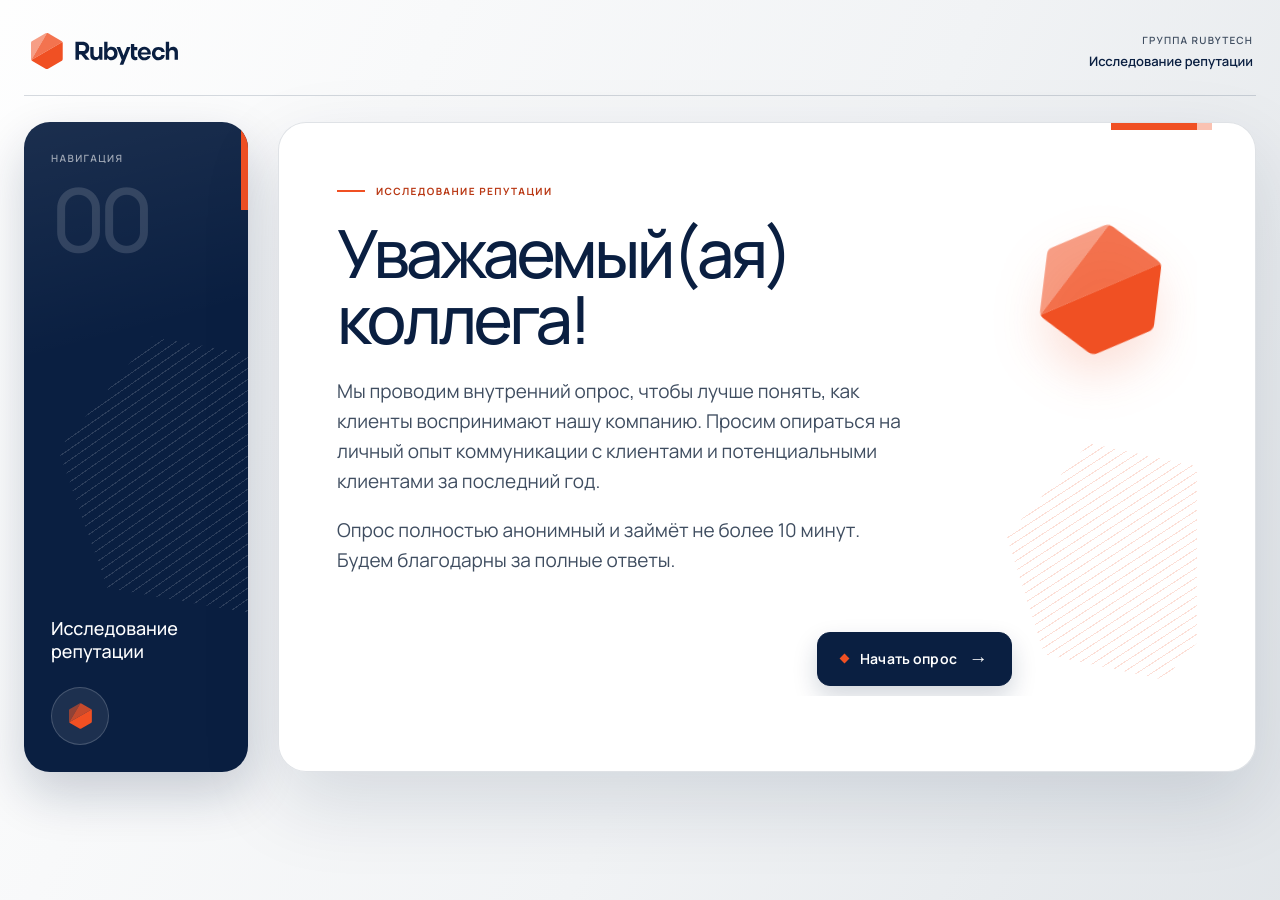
<file: public/index.html>
<!doctype html>
<html lang="ru">
  <head>
    <meta charset="utf-8" />
    <meta name="viewport" content="width=device-width, initial-scale=1" />
    <meta name="theme-color" content="#0a1f41" />
    <meta name="robots" content="noindex, nofollow" />
    <meta name="description" content="Исследование восприятия нашей компании и её продуктов глазами клиентов." />
    <title>Исследование восприятия нашей компании</title>
    <link rel="icon" href="assets/rubytech-mark.svg" type="image/svg+xml" />
    <link rel="stylesheet" href="styles.css?v=20260903-1" />
  </head>
  <body>
    <div class="brand-atmosphere" aria-hidden="true">
      <div class="brand-atmosphere__ruby">
        <img src="assets/rubytech-mark.svg" alt="" />
      </div>
      <div class="brand-atmosphere__lines"></div>
      <div class="brand-atmosphere__beam"></div>
    </div>

    <main class="survey-shell">
      <header class="topbar" aria-label="Исследование восприятия нашей компании">
        <a class="brand" href="./" aria-label="Опрос о восприятии компании">
          <img src="assets/rubytech-logo.svg" alt="Rubytech" width="147" height="36" />
        </a>
        <div class="brand-context">
          <span>Группа Rubytech</span>
          <strong>Исследование репутации</strong>
        </div>
      </header>

      <div class="survey-workspace">
        <aside class="survey-rail" id="survey-rail" aria-hidden="true">
          <div class="survey-rail__top">
            <span class="survey-rail__overline">Навигация</span>
            <strong class="survey-rail__index" id="rail-index">00</strong>
          </div>
          <div class="survey-rail__bottom">
            <span class="survey-rail__title" id="rail-title">Исследование репутации</span>
            <span class="survey-rail__marker">
              <img src="assets/rubytech-mark.svg" alt="" />
            </span>
          </div>
        </aside>

        <section class="survey-card">
          <span class="survey-card__accent" aria-hidden="true"></span>
          <div class="progress-wrap" id="progress-wrap" hidden>
            <div class="progress-meta">
              <span id="step-label">Вопрос</span>
              <span id="progress-value">0%</span>
            </div>
            <div
              class="progress-track"
              id="progress-track"
              role="progressbar"
              aria-labelledby="step-label"
              aria-valuemin="0"
              aria-valuemax="100"
              aria-valuenow="0"
            >
              <div class="progress-bar" id="progress-bar"></div>
            </div>
          </div>

          <div id="app" class="app-content"></div>
          <p class="sr-only" id="save-status" role="status" aria-live="polite"></p>
        </section>
      </div>
    </main>

    <script src="app.js?v=20260903-1" defer></script>
  </body>
</html>
</file>
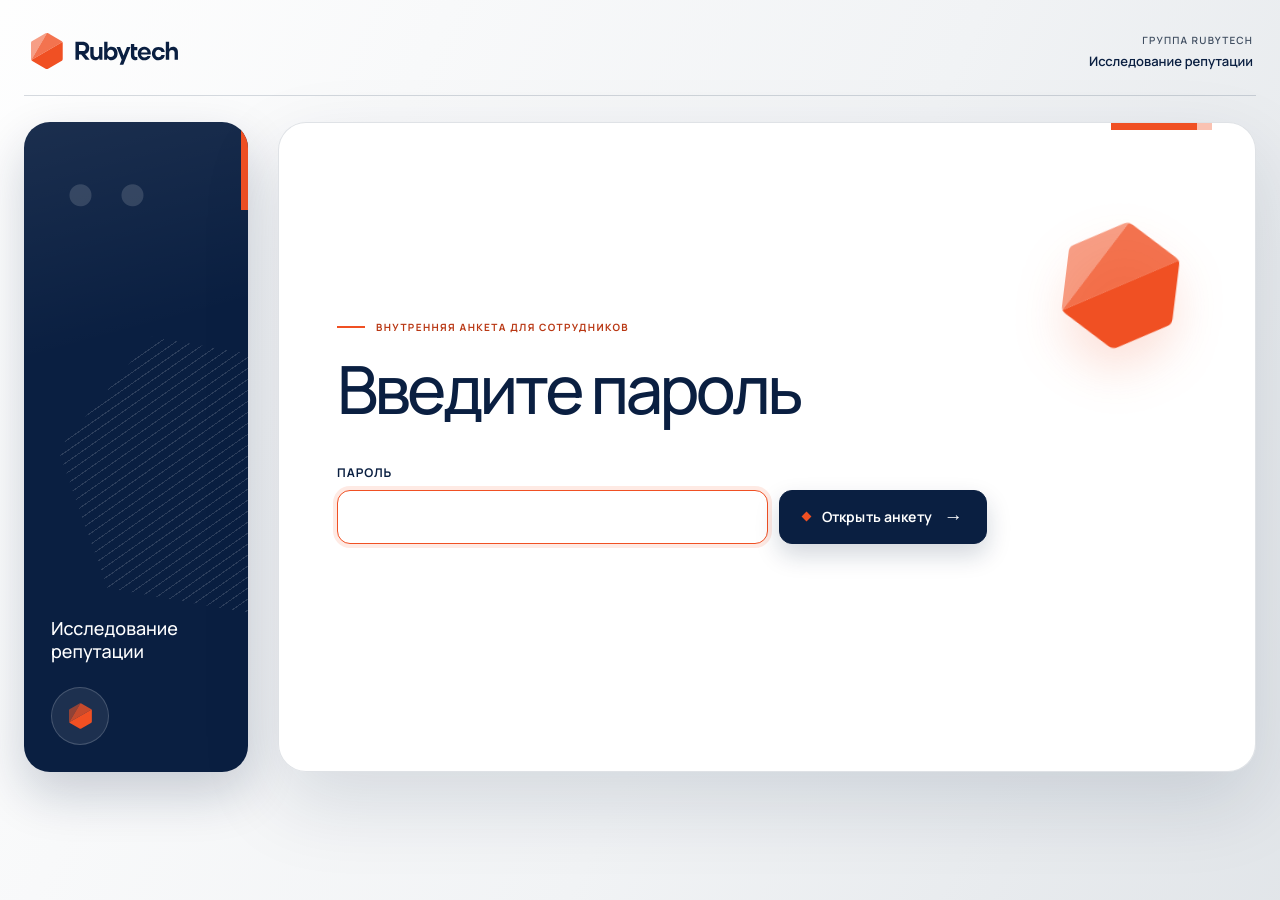
<file: public/access.html>
<!doctype html>
<html lang="ru">
  <head>
    <meta charset="utf-8" />
    <meta name="viewport" content="width=device-width, initial-scale=1" />
    <meta name="theme-color" content="#0a1f41" />
    <meta name="robots" content="noindex, nofollow" />
    <title>Доступ к исследованию</title>
    <link rel="icon" href="assets/rubytech-mark.svg" type="image/svg+xml" />
    <link rel="stylesheet" href="styles.css?v=20260903-1" />
  </head>
  <body>
    <div class="brand-atmosphere" aria-hidden="true">
      <div class="brand-atmosphere__ruby"><img src="assets/rubytech-mark.svg" alt="" /></div>
      <div class="brand-atmosphere__lines"></div>
      <div class="brand-atmosphere__beam"></div>
    </div>

    <main class="survey-shell">
      <header class="topbar" aria-label="Исследование восприятия нашей компании">
        <span class="brand" aria-label="Rubytech">
          <img src="assets/rubytech-logo.svg" alt="Rubytech" width="147" height="36" />
        </span>
        <div class="brand-context">
          <span>Группа Rubytech</span>
          <strong>Исследование репутации</strong>
        </div>
      </header>

      <div class="survey-workspace">
        <aside class="survey-rail access-rail" aria-hidden="true">
          <div class="survey-rail__top">
            <strong class="survey-rail__index">••</strong>
          </div>
          <div class="survey-rail__bottom">
            <span class="survey-rail__title">Исследование репутации</span>
            <span class="survey-rail__marker"><img src="assets/rubytech-mark.svg" alt="" /></span>
          </div>
        </aside>

        <section class="survey-card">
          <span class="survey-card__accent" aria-hidden="true"></span>
          <div class="app-content access-content">
            <section class="step access-step">
              <span class="eyebrow">Внутренняя анкета для сотрудников</span>
              <h1>Введите пароль</h1>

              <form class="access-form" id="access-form" novalidate>
                <label class="access-label" for="survey-password">Пароль</label>
                <div class="access-control">
                  <input
                    class="access-input"
                    id="survey-password"
                    name="password"
                    type="password"
                    autocomplete="current-password"
                    maxlength="128"
                    required
                    autofocus
                  />
                  <button class="button button-primary" id="access-submit" type="submit">
                    Открыть анкету <span class="button-symbol" aria-hidden="true">→</span>
                  </button>
                </div>
                <p class="access-error" id="access-error" role="alert" aria-live="polite"></p>
              </form>
            </section>
          </div>
        </section>
      </div>
    </main>

    <script src="access.js?v=1" defer></script>
  </body>
</html>
</file>
<file: public/styles.css>
@font-face {
  font-family: "Manrope";
  font-style: normal;
  font-weight: 200 800;
  font-display: swap;
  src: url("assets/fonts/manrope-cyrillic.woff2") format("woff2");
  unicode-range: U+0301, U+0400-045F, U+0490-0491, U+04B0-04B1, U+2116;
}

@font-face {
  font-family: "Manrope";
  font-style: normal;
  font-weight: 200 800;
  font-display: swap;
  src: url("assets/fonts/manrope-latin.woff2") format("woff2");
  unicode-range: U+0000-00FF, U+0131, U+0152-0153, U+02BB-02BC, U+02C6, U+02DA,
    U+02DC, U+0304, U+0308, U+0329, U+2000-206F, U+20AC, U+2122, U+2191,
    U+2193, U+2212, U+2215, U+FEFF, U+FFFD;
}

:root {
  color-scheme: light;
  --deep-navy: #0a1f41;
  --logo-navy: #102145;
  --navy-raised: #173558;
  --digital-ruby: #f05023;
  --ruby-bright: #ff4c00;
  --ruby-deep: #b93814;
  --ruby-soft: #fff0e9;
  --silver: #a5a8aa;
  --cyan: #00bec8;
  --ink: #102145;
  --text: #3f4d60;
  --muted: #64748b;
  --line: #dce2e8;
  --line-strong: #7b8998;
  --canvas: #f1f3f5;
  --paper: #ffffff;
  --danger: #a62d42;
  --ease-out: cubic-bezier(0.16, 1, 0.3, 1);
  --ease-spring: cubic-bezier(0.2, 1.25, 0.35, 1);
  --shadow-card: 0 30px 80px rgba(10, 31, 65, 0.13);
}

* {
  box-sizing: border-box;
}

html {
  min-height: 100%;
  background: var(--canvas);
}

body {
  min-height: 100vh;
  margin: 0;
  overflow-x: hidden;
  color: var(--text);
  font-family: "Manrope", "Helvetica Neue", Arial, system-ui, sans-serif;
  -webkit-font-smoothing: antialiased;
  text-rendering: geometricPrecision;
  background:
    linear-gradient(115deg, rgba(255, 255, 255, 0.92), rgba(241, 243, 245, 0.94) 58%, rgba(224, 228, 232, 0.9)),
    var(--canvas);
}

body::before {
  position: fixed;
  z-index: -3;
  inset: 0;
  pointer-events: none;
  content: "";
  opacity: 0.55;
  background-image:
    linear-gradient(rgba(10, 31, 65, 0.025) 1px, transparent 1px),
    linear-gradient(90deg, rgba(10, 31, 65, 0.025) 1px, transparent 1px);
  background-size: 54px 54px;
}

button,
input,
textarea {
  font: inherit;
}

button {
  cursor: pointer;
}

fieldset {
  min-width: 0;
  margin: 0;
  padding: 0;
  border: 0;
}

.sr-only {
  position: absolute;
  width: 1px;
  height: 1px;
  padding: 0;
  margin: -1px;
  overflow: hidden;
  clip: rect(0, 0, 0, 0);
  white-space: nowrap;
  border: 0;
}

.brand-atmosphere {
  position: fixed;
  z-index: -2;
  inset: 0;
  overflow: hidden;
  pointer-events: none;
}

.brand-atmosphere__ruby {
  position: absolute;
  top: -82px;
  right: clamp(-58px, 2vw, 28px);
  display: grid;
  width: clamp(230px, 25vw, 390px);
  aspect-ratio: 1;
  place-items: center;
  opacity: 0.07;
  border: 1px solid var(--digital-ruby);
  border-radius: 50%;
  transform: rotate(18deg);
}

.brand-atmosphere__ruby::before,
.brand-atmosphere__ruby::after {
  position: absolute;
  inset: 11%;
  content: "";
  border: 1px solid var(--digital-ruby);
  border-radius: 50%;
}

.brand-atmosphere__ruby::after {
  inset: 22%;
}

.brand-atmosphere__ruby img {
  width: 33%;
  height: auto;
}

.brand-atmosphere__lines {
  position: absolute;
  right: -110px;
  bottom: -145px;
  width: 470px;
  height: 470px;
  opacity: 0.17;
  background: repeating-linear-gradient(
    135deg,
    var(--digital-ruby) 0,
    var(--digital-ruby) 1px,
    transparent 1px,
    transparent 10px
  );
  clip-path: polygon(25% 6%, 75% 6%, 100% 50%, 75% 94%, 25% 94%, 0 50%);
  transform: rotate(10deg);
}

.brand-atmosphere__beam {
  position: absolute;
  bottom: 12%;
  left: -180px;
  width: 510px;
  height: 2px;
  opacity: 0.45;
  background: linear-gradient(90deg, transparent, var(--digital-ruby), transparent);
  transform: rotate(-32deg);
}

.survey-shell {
  width: min(100% - 48px, 1240px);
  margin: 0 auto;
  padding: 24px 0 56px;
}

.topbar {
  display: flex;
  align-items: center;
  justify-content: space-between;
  min-height: 72px;
  margin-bottom: 26px;
  padding: 0 3px 17px;
  border-bottom: 1px solid rgba(10, 31, 65, 0.16);
}

.brand {
  display: inline-flex;
  align-items: center;
  text-decoration: none;
  transition: opacity 180ms ease;
}

.brand:hover {
  opacity: 0.74;
}

.brand:focus-visible {
  outline: 3px solid var(--digital-ruby);
  outline-offset: 7px;
  border-radius: 4px;
}

.brand img {
  display: block;
  width: 155px;
  height: 36px;
}

.brand-context {
  display: grid;
  gap: 5px;
  text-align: right;
}

.brand-context span {
  color: var(--text);
  font-size: 10px;
  font-weight: 600;
  letter-spacing: 0.12em;
  text-transform: uppercase;
}

.brand-context strong {
  color: var(--deep-navy);
  font-size: 13px;
  font-weight: 600;
}

.survey-workspace {
  display: grid;
  grid-template-columns: 224px minmax(0, 1fr);
  gap: 30px;
  align-items: start;
}

.survey-rail {
  position: sticky;
  top: 24px;
  display: flex;
  min-height: 650px;
  overflow: hidden;
  flex-direction: column;
  justify-content: space-between;
  padding: 29px 27px 27px;
  color: #fff;
  border-radius: 26px;
  background:
    linear-gradient(165deg, rgba(255, 255, 255, 0.07), transparent 34%),
    var(--deep-navy);
  box-shadow: 0 22px 50px rgba(10, 31, 65, 0.2);
}

.survey-rail::before {
  position: absolute;
  top: 0;
  right: 0;
  width: 7px;
  height: 88px;
  content: "";
  background: var(--digital-ruby);
}

.survey-rail::after {
  position: absolute;
  top: 32%;
  right: -98px;
  width: 290px;
  height: 290px;
  content: "";
  opacity: 0.14;
  background: repeating-linear-gradient(
    135deg,
    #fff 0,
    #fff 1px,
    transparent 1px,
    transparent 9px
  );
  clip-path: polygon(25% 6%, 75% 6%, 100% 50%, 75% 94%, 25% 94%, 0 50%);
  transform: rotate(10deg);
}

.survey-rail__top,
.survey-rail__bottom {
  position: relative;
  z-index: 1;
}

.survey-rail__top {
  display: grid;
  gap: 15px;
}

.survey-rail__overline {
  color: rgba(255, 255, 255, 0.58);
  font-size: 10px;
  font-weight: 600;
  letter-spacing: 0.14em;
  text-transform: uppercase;
}

.survey-rail__index {
  color: rgba(255, 255, 255, 0.14);
  font-size: 88px;
  font-weight: 500;
  line-height: 0.9;
  letter-spacing: -0.08em;
  transition: color 400ms ease;
}

.survey-rail__bottom {
  display: grid;
  gap: 24px;
}

.survey-rail__title {
  max-width: 155px;
  font-size: 18px;
  font-weight: 500;
  line-height: 1.25;
}

.survey-rail__marker {
  display: grid;
  width: 58px;
  height: 58px;
  place-items: center;
  border: 1px solid rgba(255, 255, 255, 0.18);
  border-radius: 50%;
  background: rgba(255, 255, 255, 0.08);
}

.survey-rail__marker img {
  width: 23px;
  height: auto;
}

.survey-card {
  position: relative;
  min-width: 0;
  min-height: 650px;
  overflow: hidden;
  border: 1px solid rgba(10, 31, 65, 0.13);
  border-radius: 28px;
  background: rgba(255, 255, 255, 0.97);
  box-shadow: var(--shadow-card);
}

.survey-card__accent {
  position: absolute;
  z-index: 2;
  top: 0;
  right: 58px;
  width: 86px;
  height: 7px;
  background: var(--digital-ruby);
}

.survey-card__accent::after {
  position: absolute;
  top: 0;
  right: -15px;
  width: 15px;
  height: 7px;
  content: "";
  opacity: 0.35;
  background: var(--digital-ruby);
}

.progress-wrap {
  padding: 30px 58px 0;
}

.progress-meta {
  display: flex;
  align-items: center;
  justify-content: space-between;
  gap: 16px;
  color: var(--muted);
  font-size: 10px;
  font-weight: 650;
  letter-spacing: 0.11em;
  text-transform: uppercase;
}

.progress-track {
  height: 3px;
  margin-top: 13px;
  overflow: hidden;
  border-radius: 99px;
  background: color-mix(in srgb, var(--silver) 38%, white);
}

.progress-bar {
  position: relative;
  width: 0;
  height: 100%;
  border-radius: inherit;
  background: linear-gradient(90deg, var(--deep-navy), var(--digital-ruby));
  transition: width 550ms var(--ease-out);
}

.progress-bar::after {
  position: absolute;
  top: 50%;
  right: 0;
  width: 9px;
  height: 9px;
  content: "";
  border: 2px solid #fff;
  border-radius: 50%;
  background: var(--digital-ruby);
  box-shadow: 0 0 0 3px rgba(240, 80, 35, 0.17);
  transform: translate(1px, -50%);
}

.app-content {
  min-height: 560px;
  padding: 51px 58px 46px;
}

.step {
  position: relative;
  animation: step-enter 520ms var(--ease-out) both;
}

.app-content.is-static-render .step,
.app-content.is-static-render .option-card,
.app-content.is-static-render .matrix-row {
  animation: none;
}

@keyframes step-enter {
  from {
    opacity: 0;
    transform: translateY(14px);
  }
  to {
    opacity: 1;
    transform: translateY(0);
  }
}

.eyebrow {
  display: inline-flex;
  align-items: center;
  gap: 11px;
  margin-bottom: 24px;
  color: var(--ruby-deep);
  font-size: 10px;
  font-weight: 700;
  letter-spacing: 0.14em;
  line-height: 1;
  text-transform: uppercase;
}

.eyebrow::before {
  width: 28px;
  height: 2px;
  content: "";
  background: var(--digital-ruby);
}

h1,
h2,
p {
  margin-top: 0;
}

.step h1[tabindex="-1"]:focus,
.step h2[tabindex="-1"]:focus {
  outline: none;
}

h1 {
  max-width: 700px;
  margin-bottom: 24px;
  color: var(--deep-navy);
  font-size: clamp(44px, 5.2vw, 68px);
  font-weight: 500;
  line-height: 0.99;
  letter-spacing: -0.055em;
}

h2 {
  max-width: 760px;
  margin-bottom: 15px;
  color: var(--deep-navy);
  font-size: clamp(29px, 3vw, 40px);
  font-weight: 500;
  line-height: 1.1;
  letter-spacing: -0.04em;
}

h1 sup {
  position: relative;
  top: -0.45em;
  margin-left: 1px;
  color: var(--cyan);
  font-size: 0.4em;
  font-weight: 650;
}

.lead {
  max-width: 620px;
  color: var(--text);
  font-size: 18px;
  line-height: 1.58;
}

.welcome {
  display: flex;
  min-height: 475px;
  overflow: hidden;
  flex-direction: column;
  justify-content: center;
  padding: 12px 185px 10px 0;
}

.welcome::before {
  position: absolute;
  top: 48px;
  right: 38px;
  width: 116px;
  height: 134px;
  content: "";
  background: url("assets/rubytech-mark.svg") center / contain no-repeat;
  filter: drop-shadow(0 22px 24px rgba(240, 80, 35, 0.18));
  transform: rotate(7deg);
}

.welcome::after {
  position: absolute;
  right: -52px;
  bottom: 12px;
  width: 245px;
  height: 245px;
  content: "";
  opacity: 0.18;
  background: repeating-linear-gradient(
    135deg,
    var(--digital-ruby) 0,
    var(--digital-ruby) 1px,
    transparent 1px,
    transparent 8px
  );
  clip-path: polygon(25% 6%, 75% 6%, 100% 50%, 75% 94%, 25% 94%, 0 50%);
  transform: rotate(12deg);
}

.welcome > * {
  position: relative;
  z-index: 1;
}

.welcome h1 {
  max-width: 590px;
}

.welcome .lead {
  max-width: 580px;
  font-size: 19px;
}

.section-screen {
  min-height: 560px;
  margin: -51px -58px -46px;
  padding: 96px 64px 60px;
  overflow: hidden;
  color: #fff;
  background:
    linear-gradient(150deg, rgba(255, 255, 255, 0.07), transparent 38%),
    var(--deep-navy);
}

.section-screen::before {
  position: absolute;
  top: -60px;
  right: -52px;
  width: 260px;
  height: 300px;
  content: "";
  opacity: 0.72;
  background: url("assets/rubytech-mark.svg") center / 96px auto no-repeat;
  border: 1px solid rgba(255, 255, 255, 0.12);
  border-radius: 50%;
}

.section-screen::after {
  position: absolute;
  right: -80px;
  bottom: -105px;
  width: 360px;
  height: 360px;
  content: "";
  opacity: 0.13;
  background: repeating-linear-gradient(
    135deg,
    #fff 0,
    #fff 1px,
    transparent 1px,
    transparent 9px
  );
  clip-path: polygon(25% 6%, 75% 6%, 100% 50%, 75% 94%, 25% 94%, 0 50%);
  transform: rotate(14deg);
}

.section-screen > * {
  position: relative;
  z-index: 1;
}

.section-screen .eyebrow {
  color: #ffb094;
}

.section-screen h1 {
  max-width: 620px;
  color: #fff;
}

.section-screen .lead {
  max-width: 610px;
  color: rgba(255, 255, 255, 0.72);
}

.section-screen .button-secondary {
  color: rgba(255, 255, 255, 0.68);
}

.section-screen .button-secondary:hover {
  color: #fff;
}

.question-code {
  display: flex;
  align-items: center;
  gap: 12px;
  margin-bottom: 17px;
  color: var(--ruby-deep);
  font-size: 10px;
  font-weight: 700;
  letter-spacing: 0.14em;
  line-height: 1;
  text-transform: uppercase;
}

.question-code::before {
  width: 8px;
  height: 8px;
  content: "";
  background: var(--digital-ruby);
  transform: rotate(45deg);
}

.question-help {
  max-width: 660px;
  margin-bottom: 27px;
  color: var(--muted);
  font-size: 14px;
  line-height: 1.55;
}

.question-required {
  color: var(--ruby-deep);
}

.option-list {
  display: grid;
  gap: 10px;
}

.option-card {
  position: relative;
  display: grid;
  grid-template-columns: 22px minmax(0, 1fr) 22px;
  gap: 15px;
  align-items: center;
  min-height: 64px;
  padding: 16px 18px;
  overflow: hidden;
  color: var(--deep-navy);
  line-height: 1.42;
  border: 1px solid var(--line);
  border-radius: 14px;
  background: #fbfcfd;
  animation: option-enter 380ms var(--ease-out) both;
  animation-delay: calc(var(--option-index) * 22ms);
  transition:
    border-color 170ms ease,
    background 170ms ease,
    box-shadow 170ms ease,
    transform 120ms ease;
}

.option-card::before {
  position: absolute;
  top: 0;
  bottom: 0;
  left: 0;
  width: 4px;
  content: "";
  background: var(--digital-ruby);
  transform: scaleY(0);
  transform-origin: center;
  transition: transform 240ms var(--ease-out);
}

@keyframes option-enter {
  from {
    opacity: 0;
    transform: translateY(5px);
  }
  to {
    opacity: 1;
    transform: translateY(0);
  }
}

@media (hover: hover) {
  .option-card:hover {
    border-color: #c1cbd5;
    background: #fff;
    box-shadow: 0 8px 20px rgba(10, 31, 65, 0.06);
  }
}

.option-card:active {
  transform: scale(0.995);
}

.option-card:has(input:focus-visible) {
  outline: 3px solid var(--digital-ruby);
  outline-offset: 2px;
}

.option-card:has(input:checked) {
  border-color: rgba(240, 80, 35, 0.66);
  background: var(--ruby-soft);
  box-shadow: 0 8px 22px rgba(240, 80, 35, 0.08);
}

.option-card:has(input:checked)::before {
  transform: scaleY(1);
}

.option-card input {
  width: 21px;
  height: 21px;
  margin: 0;
  appearance: none;
  border: 1.5px solid #7b8998;
  outline: 0;
  background: #fff;
  transition:
    border-color 170ms ease,
    box-shadow 170ms ease,
    background 170ms ease,
    transform 170ms var(--ease-spring);
}

.option-card input:focus-visible {
  outline: 2px solid var(--digital-ruby);
  outline-offset: 3px;
}

.option-card input[type="radio"] {
  border-radius: 50%;
}

.option-card input[type="checkbox"] {
  border-radius: 6px;
}

.option-card input:checked {
  border: 6px solid var(--digital-ruby);
  box-shadow: 0 0 0 3px rgba(240, 80, 35, 0.1);
  transform: scale(1.03);
}

.option-card input[type="checkbox"]:checked {
  border-width: 1.5px;
  background: var(--digital-ruby);
}

.option-card__label {
  min-width: 0;
  font-size: 15px;
}

.option-check {
  display: grid;
  width: 22px;
  height: 22px;
  place-items: center;
  color: #fff;
  font-size: 11px;
  font-weight: 800;
  line-height: 1;
  opacity: 0;
  border-radius: 7px;
  background: var(--deep-navy);
  transform: scale(0.6) rotate(-10deg);
  transition: opacity 160ms ease, transform 220ms var(--ease-spring);
}

.option-card:has(input:checked) .option-check {
  opacity: 1;
  transform: scale(1) rotate(0);
}

.other-input-wrap {
  display: block;
  margin: 12px 0 0 37px;
  animation: reveal-field 240ms var(--ease-out) both;
}

@keyframes reveal-field {
  from {
    opacity: 0;
    transform: translateY(-5px);
  }
  to {
    opacity: 1;
    transform: translateY(0);
  }
}

.text-input,
.text-area {
  width: 100%;
  color: var(--deep-navy);
  border: 1px solid var(--line-strong);
  border-radius: 12px;
  outline: none;
  background: #fbfcfd;
  transition:
    border-color 180ms ease,
    box-shadow 180ms ease,
    background 180ms ease;
}

.text-input {
  min-height: 54px;
  padding: 14px 16px;
}

.text-area {
  min-height: 190px;
  padding: 17px 18px;
  resize: vertical;
  line-height: 1.58;
}

.text-input:focus,
.text-area:focus {
  border-color: var(--digital-ruby);
  outline: 2px solid var(--digital-ruby);
  outline-offset: 2px;
  background: #fff;
  box-shadow: 0 0 0 4px rgba(240, 80, 35, 0.12);
}

.text-input::placeholder,
.text-area::placeholder {
  color: var(--muted);
}

.limit-note {
  display: flex;
  justify-content: space-between;
  gap: 12px;
  margin: 12px 0 0;
  color: var(--muted);
  font-size: 11px;
  line-height: 1.4;
}

.matrix {
  display: grid;
  gap: 12px;
}

.matrix-row {
  padding: 20px;
  border: 1px solid var(--line);
  border-radius: 16px;
  background: #fbfcfd;
  animation: matrix-enter 400ms var(--ease-out) both;
  animation-delay: calc(var(--row-index) * 30ms);
}

@keyframes matrix-enter {
  from {
    opacity: 0;
    transform: translateY(6px);
  }
  to {
    opacity: 1;
    transform: translateY(0);
  }
}

.matrix-title {
  margin-bottom: 15px;
  color: var(--deep-navy);
  font-size: 15px;
  font-weight: 650;
  line-height: 1.42;
}

.matrix-options {
  display: flex;
  flex-wrap: wrap;
  gap: 8px;
}

.matrix-option {
  position: relative;
}

.matrix-option input {
  position: absolute;
  width: 1px;
  height: 1px;
  opacity: 0;
  pointer-events: none;
}

.matrix-option span {
  display: flex;
  min-height: 44px;
  align-items: center;
  padding: 10px 13px;
  color: var(--text);
  font-size: 12px;
  line-height: 1.25;
  border: 1px solid var(--line-strong);
  border-radius: 10px;
  background: #fff;
  transition:
    color 170ms ease,
    border-color 170ms ease,
    background 170ms ease,
    box-shadow 170ms ease,
    transform 120ms ease;
}

@media (hover: hover) {
  .matrix-option:hover span {
    border-color: var(--line-strong);
  }
}

.matrix-option:active span {
  transform: scale(0.98);
}

.matrix-option input:focus-visible + span {
  outline: 3px solid var(--digital-ruby);
  outline-offset: 2px;
}

.matrix-option input:checked + span {
  color: #fff;
  font-weight: 650;
  border-color: var(--deep-navy);
  background: var(--deep-navy);
  box-shadow: 0 7px 16px rgba(10, 31, 65, 0.17);
}

.list-fields {
  display: grid;
  gap: 10px;
}

.list-field {
  display: grid;
  grid-template-columns: 42px 1fr;
  gap: 11px;
  align-items: center;
}

.list-field__number {
  display: grid;
  width: 42px;
  height: 42px;
  place-items: center;
  color: #fff;
  font-size: 11px;
  font-weight: 700;
  border-radius: 12px;
  background: var(--deep-navy);
}

.validation-message {
  display: none;
  margin: 23px 0 -2px;
  padding: 12px 15px;
  color: var(--danger);
  font-size: 13px;
  line-height: 1.45;
  border-left: 3px solid var(--danger);
  border-radius: 0 8px 8px 0;
  background: rgba(166, 45, 66, 0.06);
}

.validation-message.is-visible {
  display: block;
  animation: reveal-field 210ms ease both;
}

.actions {
  display: flex;
  align-items: center;
  justify-content: space-between;
  gap: 16px;
  margin-top: 38px;
}

.actions-right {
  display: flex;
  align-items: center;
  gap: 11px;
  margin-left: auto;
}

.button {
  display: inline-flex;
  align-items: center;
  justify-content: center;
  gap: 12px;
  min-height: 54px;
  padding: 0 23px;
  color: var(--deep-navy);
  font-size: 14px;
  font-weight: 650;
  letter-spacing: 0.01em;
  border: 1px solid transparent;
  border-radius: 13px;
  transition:
    color 180ms ease,
    border-color 180ms ease,
    background 180ms ease,
    box-shadow 200ms var(--ease-out),
    transform 160ms ease;
}

.button:focus-visible {
  outline: 3px solid var(--digital-ruby);
  outline-offset: 3px;
}

.button-primary {
  color: #fff;
  border-color: var(--deep-navy);
  background: var(--deep-navy);
  box-shadow: 0 11px 24px rgba(10, 31, 65, 0.18);
}

.button-primary::before {
  width: 7px;
  height: 7px;
  content: "";
  background: var(--digital-ruby);
  transform: rotate(45deg);
}

@media (hover: hover) {
  .button-primary:hover {
    border-color: var(--navy-raised);
    background: var(--navy-raised);
    box-shadow: 0 15px 30px rgba(10, 31, 65, 0.24);
    transform: translateY(-2px);
  }
}

.button-primary:active {
  box-shadow: 0 5px 12px rgba(10, 31, 65, 0.16);
  transform: translateY(0) scale(0.985);
}

.button-secondary {
  padding-right: 8px;
  padding-left: 8px;
  color: var(--muted);
  background: transparent;
}

.button-secondary::before {
  content: "←";
  font-size: 17px;
  font-weight: 400;
}

.button-secondary:hover {
  color: var(--deep-navy);
}

.button-symbol {
  display: inline-block;
  font-size: 19px;
  font-weight: 400;
  line-height: 1;
  transition: transform 200ms var(--ease-spring);
}

.button-primary:hover .button-symbol {
  transform: translateX(4px);
}

.complete {
  display: flex;
  min-height: 485px;
  overflow: hidden;
  flex-direction: column;
  justify-content: center;
  padding: 18px 180px 18px 0;
}

.complete::before {
  position: absolute;
  top: 50%;
  right: 35px;
  width: 118px;
  height: 136px;
  content: "";
  background: url("assets/rubytech-mark.svg") center / contain no-repeat;
  filter: drop-shadow(0 22px 24px rgba(240, 80, 35, 0.18));
  transform: translateY(-50%) rotate(7deg);
}

.complete::after {
  position: absolute;
  top: 50%;
  right: -36px;
  width: 250px;
  height: 250px;
  content: "";
  opacity: 0.13;
  border: 1px solid var(--digital-ruby);
  border-radius: 50%;
  transform: translateY(-50%);
}

.complete > * {
  position: relative;
  z-index: 1;
}

.complete h1 {
  max-width: 620px;
  font-size: clamp(42px, 4.8vw, 60px);
}

.complete .lead {
  max-width: 590px;
}

.access-content {
  display: flex;
  min-height: 648px;
  align-items: stretch;
}

.access-step {
  display: flex;
  width: 100%;
  min-height: 548px;
  flex-direction: column;
  justify-content: center;
  padding-right: 165px;
}

.access-step::before {
  position: absolute;
  top: 46px;
  right: 20px;
  width: 112px;
  height: 130px;
  content: "";
  background: url("assets/rubytech-mark.svg") center / contain no-repeat;
  filter: drop-shadow(0 22px 24px rgba(240, 80, 35, 0.18));
  transform: rotate(7deg);
}

.access-step h1 {
  max-width: 590px;
}

.access-step .lead {
  max-width: 560px;
}

.access-form {
  max-width: 650px;
  margin-top: 18px;
}

.access-label {
  display: block;
  margin-bottom: 9px;
  color: var(--deep-navy);
  font-size: 12px;
  font-weight: 700;
  letter-spacing: 0.08em;
  text-transform: uppercase;
}

.access-control {
  display: grid;
  grid-template-columns: minmax(210px, 1fr) auto;
  gap: 11px;
}

.access-input {
  width: 100%;
  min-height: 54px;
  padding: 0 17px;
  color: var(--deep-navy);
  font-size: 17px;
  font-weight: 600;
  letter-spacing: 0.04em;
  border: 1px solid var(--line-strong);
  border-radius: 13px;
  outline: 0;
  background: #fff;
  transition:
    border-color 180ms ease,
    box-shadow 180ms ease;
}

.access-input:focus {
  border-color: var(--digital-ruby);
  box-shadow: 0 0 0 4px rgba(240, 80, 35, 0.12);
}

.access-input[aria-invalid="true"] {
  border-color: var(--danger);
}

.access-form .button-primary {
  white-space: nowrap;
}

.access-form .button-primary:disabled {
  cursor: wait;
  opacity: 0.68;
  transform: none;
}

.access-form .button-primary.is-loading .button-symbol {
  animation: access-pulse 750ms ease-in-out infinite alternate;
}

.access-error {
  min-height: 22px;
  margin: 11px 0 0;
  color: var(--danger);
  font-size: 13px;
  line-height: 1.55;
}

@keyframes access-pulse {
  to {
    opacity: 0.4;
    transform: translateX(3px);
  }
}

@media (max-width: 980px) {
  .survey-shell {
    width: min(100% - 32px, 920px);
  }

  .survey-workspace {
    grid-template-columns: 180px minmax(0, 1fr);
    gap: 20px;
  }

  .survey-rail {
    min-height: 620px;
    padding: 25px 22px;
  }

  .survey-rail__index {
    font-size: 72px;
  }

  .progress-wrap {
    padding-right: 42px;
    padding-left: 42px;
  }

  .app-content {
    padding-right: 42px;
    padding-left: 42px;
  }

  .section-screen {
    margin-right: -42px;
    margin-left: -42px;
  }
}

@media (max-width: 760px) {
  .brand-atmosphere__ruby {
    right: -92px;
  }

  .brand-atmosphere__lines {
    right: -190px;
  }

  .survey-shell {
    width: min(100% - 24px, 700px);
    padding-top: 12px;
  }

  .topbar {
    min-height: 60px;
    margin-bottom: 14px;
    padding: 0 6px 12px;
  }

  .brand img {
    width: 132px;
    height: auto;
  }

  .brand-context span {
    display: none;
  }

  .brand-context strong {
    font-size: 10px;
    letter-spacing: 0.08em;
    text-transform: uppercase;
  }

  .survey-workspace {
    display: block;
  }

  .survey-rail {
    position: relative;
    top: auto;
    display: grid;
    min-height: 82px;
    grid-template-columns: 1fr auto;
    align-items: center;
    margin-bottom: 12px;
    padding: 15px 18px;
    border-radius: 19px;
  }

  .survey-rail::before {
    width: 62px;
    height: 5px;
  }

  .survey-rail::after {
    top: -58px;
    right: 48px;
    width: 160px;
    height: 160px;
  }

  .survey-rail__top {
    display: flex;
    align-items: center;
    gap: 13px;
  }

  .survey-rail__overline {
    display: none;
  }

  .survey-rail__index {
    font-size: 38px;
    line-height: 1;
  }

  .survey-rail__bottom {
    display: flex;
    align-items: center;
    gap: 14px;
  }

  .survey-rail__title {
    max-width: 190px;
    font-size: 14px;
    text-align: right;
  }

  .survey-rail__marker {
    width: 42px;
    height: 42px;
  }

  .survey-rail__marker img {
    width: 17px;
  }

  .survey-card {
    min-height: 560px;
    border-radius: 21px;
  }

  .survey-card__accent {
    right: 30px;
    width: 62px;
    height: 5px;
  }

  .survey-card__accent::after {
    height: 5px;
  }

  .progress-wrap {
    padding: 23px 22px 0;
  }

  .app-content {
    min-height: 500px;
    padding: 38px 22px 31px;
  }

  h1 {
    font-size: clamp(40px, 10.8vw, 55px);
  }

  h2 {
    font-size: clamp(27px, 7.2vw, 35px);
  }

  .lead,
  .welcome .lead {
    font-size: 17px;
  }

  .welcome {
    min-height: 450px;
    padding-right: 88px;
  }

  .welcome::before {
    top: 42px;
    right: 2px;
    width: 70px;
    height: 81px;
    opacity: 0.9;
  }

  .welcome::after {
    right: -96px;
  }

  .section-screen {
    min-height: 500px;
    margin: -38px -22px -31px;
    padding: 76px 28px 44px;
  }

  .section-screen::before {
    right: -98px;
  }

  .option-card {
    grid-template-columns: 21px minmax(0, 1fr) 20px;
    gap: 12px;
    min-height: 61px;
    padding: 15px 14px;
    border-radius: 13px;
  }

  .option-card__label {
    font-size: 14px;
  }

  .option-check {
    width: 20px;
    height: 20px;
  }

  .other-input-wrap {
    margin-left: 0;
  }

  .matrix-row {
    padding: 17px;
  }

  .matrix-options {
    gap: 7px;
  }

  .matrix-option span {
    padding: 9px 10px;
    font-size: 11px;
  }

  .complete {
    min-height: 450px;
    padding-right: 92px;
  }

  .complete::before {
    right: 0;
    width: 68px;
    height: 80px;
  }

  .complete::after {
    right: -105px;
    width: 205px;
    height: 205px;
  }

  .access-content {
    min-height: 558px;
  }

  .access-step {
    min-height: 490px;
    padding-right: 88px;
  }

  .access-step::before {
    top: 38px;
    right: 0;
    width: 68px;
    height: 80px;
    opacity: 0.9;
  }
}

@media (max-width: 480px) {
  .survey-shell {
    width: calc(100% - 16px);
  }

  .brand-context {
    display: none;
  }

  .survey-rail {
    min-height: 70px;
    padding: 12px 15px;
    border-radius: 16px;
  }

  .survey-rail__title {
    max-width: 130px;
    font-size: 12px;
  }

  .survey-rail__marker {
    width: 34px;
    height: 34px;
  }

  .survey-rail__marker img {
    width: 14px;
  }

  .survey-card {
    border-radius: 18px;
  }

  .progress-meta {
    font-size: 9px;
  }

  .app-content {
    padding: 34px 18px 25px;
  }

  .welcome,
  .complete {
    min-height: 430px;
    padding-right: 0;
  }

  .welcome::before,
  .complete::before {
    opacity: 0.24;
  }

  .welcome::after {
    opacity: 0.14;
  }

  .section-screen {
    margin: -34px -18px -25px;
    padding: 67px 22px 38px;
  }

  .list-field {
    grid-template-columns: 36px 1fr;
    gap: 8px;
  }

  .list-field__number {
    width: 36px;
    height: 36px;
    border-radius: 10px;
  }

  .actions {
    display: grid;
    grid-template-columns: auto minmax(0, 1fr);
    gap: 10px;
    margin-top: 31px;
  }

  .actions-right {
    width: 100%;
  }

  .actions .button-primary {
    width: 100%;
    min-height: 56px;
    padding-right: 16px;
    padding-left: 16px;
  }

  .button-secondary {
    min-width: 54px;
    padding: 0;
    font-size: 0;
  }

  .button-secondary::before {
    font-size: 21px;
  }

  .complete .actions {
    grid-template-columns: 1fr;
  }

  .access-content {
    min-height: 500px;
  }

  .access-step {
    min-height: 430px;
    padding-right: 0;
  }

  .access-step::before {
    opacity: 0.22;
  }

  .access-control {
    grid-template-columns: 1fr;
  }

  .access-form .button-primary {
    width: 100%;
  }
}

@media (prefers-reduced-motion: reduce) {
  *,
  *::before,
  *::after {
    scroll-behavior: auto !important;
    animation-duration: 0.01ms !important;
    animation-iteration-count: 1 !important;
    transition-duration: 0.01ms !important;
  }
}
</file>
